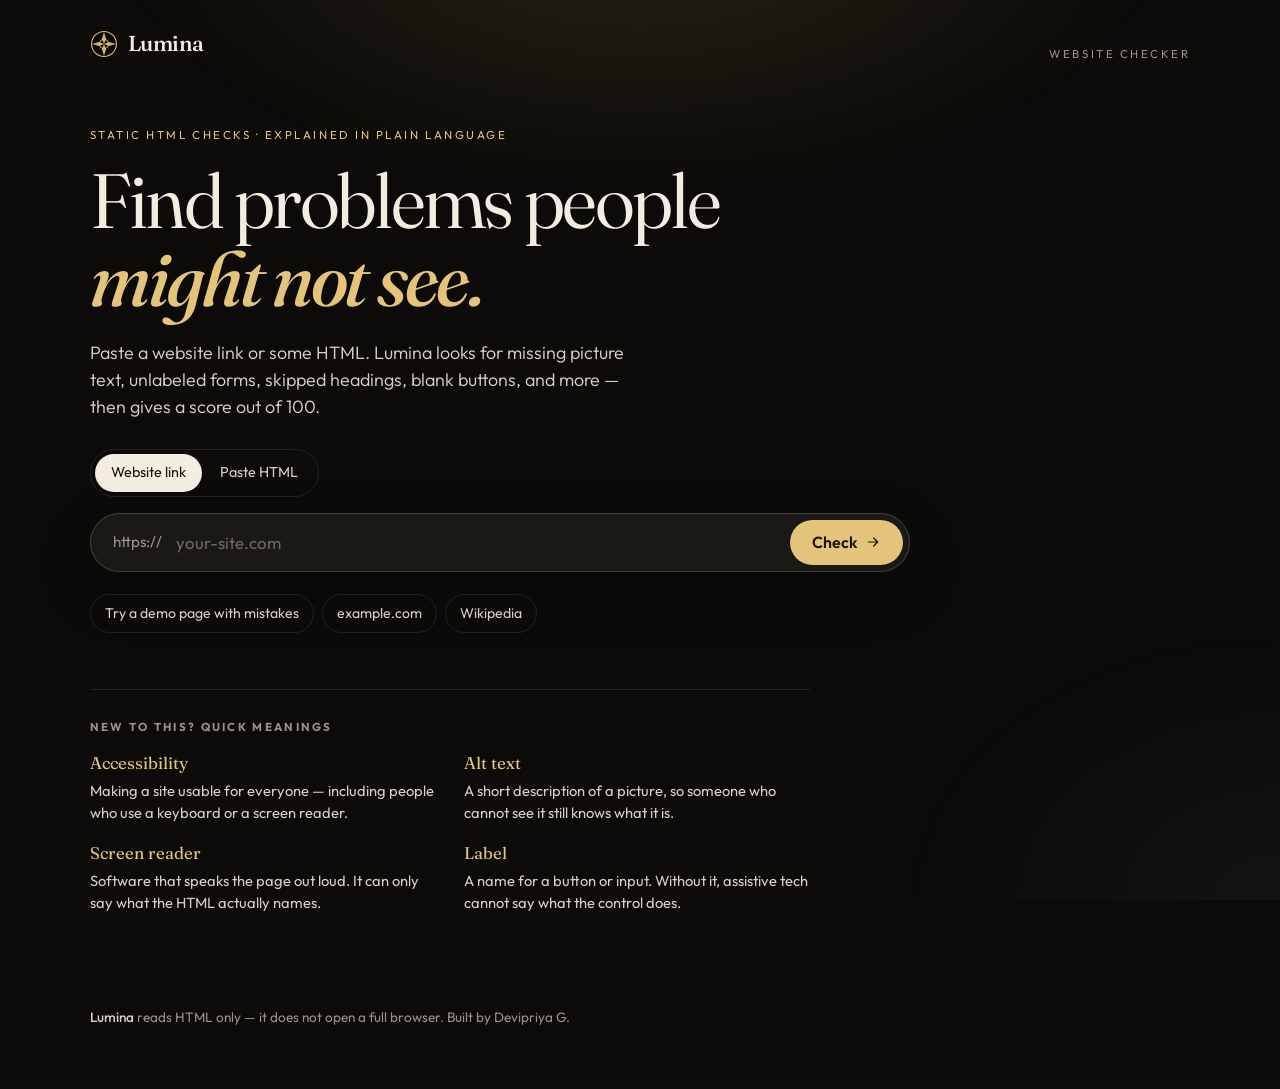
<file: docs/index.html>
<!DOCTYPE html>
<html lang="en">
  <head>
    <meta charset="utf-8" />
    <meta name="viewport" content="width=device-width, initial-scale=1" />
    <title>Lumina — find problems people might not see</title>
    <meta
      name="description"
      content="Paste a URL or HTML. Lumina checks alt text, labels, headings, language, titles, blank buttons, and duplicate IDs — then scores the page."
    />
    <link rel="icon" href="favicon.svg" type="image/svg+xml" />
    <link rel="preconnect" href="https://fonts.googleapis.com" />
    <link rel="preconnect" href="https://fonts.gstatic.com" crossorigin />
    <link
      href="https://fonts.googleapis.com/css2?family=Fraunces:ital,opsz,wght@0,9..144,360;0,9..144,520;0,9..144,600;1,9..144,360;1,9..144,500&family=Outfit:wght@330;400;500;600&display=swap"
      rel="stylesheet"
    />
    <link rel="stylesheet" href="styles.css" />
  </head>
  <body>
    <a class="skip" href="#main">Skip to content</a>

    <header class="site-header">
      <a class="brand" href="./" aria-label="Lumina home">
        <svg class="mark" viewBox="0 0 32 32" width="28" height="28" aria-hidden="true">
          <circle cx="16" cy="16" r="14.2" fill="none" stroke="currentColor" stroke-width="1.2" />
          <circle cx="16" cy="16" r="5.2" fill="none" stroke="currentColor" stroke-width="1.2" />
          <path
            d="M16 2.2 L18.4 10.2 L16 16 L13.6 10.2 Z M29.8 16 L21.8 18.4 L16 16 L21.8 13.6 Z M16 29.8 L13.6 21.8 L16 16 L18.4 21.8 Z M2.2 16 L10.2 13.6 L16 16 L10.2 18.4 Z"
            fill="currentColor"
            opacity="0.9"
          />
        </svg>
        <span class="brand-name">Lumina</span>
      </a>
      <p class="brand-aside">Website checker</p>
    </header>

    <main id="main">
      <section id="landing" class="landing" data-panel>
        <p class="eyebrow">Static HTML checks · explained in plain language</p>
        <h1>
          Find problems people<br />
          <em>might not see.</em>
        </h1>
        <p class="lede">
          Paste a website link or some HTML. Lumina looks for missing picture text, unlabeled
          forms, skipped headings, blank buttons, and more — then gives a score out of 100.
        </p>

        <div class="mode" role="tablist" aria-label="How do you want to check?">
          <button type="button" class="mode-btn" role="tab" aria-selected="true" data-mode="url" id="tab-url">
            Website link
          </button>
          <button type="button" class="mode-btn" role="tab" aria-selected="false" data-mode="html" id="tab-html">
            Paste HTML
          </button>
        </div>

        <form id="audit-form" class="audit-form" autocomplete="off">
          <div id="url-mode">
            <label class="sr-only" for="url">Website URL</label>
            <div class="url-shell">
              <span class="url-prefix" aria-hidden="true">https://</span>
              <input
                id="url"
                name="url"
                type="url"
                inputmode="url"
                spellcheck="false"
                placeholder="your-site.com"
              />
              <button type="submit" class="go" id="audit-btn">
                <span>Check</span>
                <svg viewBox="0 0 24 24" width="16" height="16" aria-hidden="true">
                  <path d="M5 12h14M13 6l6 6-6 6" fill="none" stroke="currentColor" stroke-width="1.8" stroke-linecap="round" stroke-linejoin="round"/>
                </svg>
              </button>
            </div>
          </div>

          <div id="html-mode" hidden>
            <label class="sr-only" for="html">HTML to check</label>
            <textarea id="html" name="html" rows="10" placeholder="Paste HTML here…" spellcheck="false"></textarea>
            <div class="html-actions">
              <button type="button" class="ghost" id="load-snippet">Load a tiny broken snippet</button>
              <button type="submit" class="go">
                <span>Check HTML</span>
              </button>
            </div>
          </div>

          <p id="form-error" class="form-error" role="alert" hidden></p>
        </form>

        <div class="starters">
          <button type="button" class="chip" data-sample>Try a demo page with mistakes</button>
          <button type="button" class="chip" data-url="https://example.com">example.com</button>
          <button type="button" class="chip" data-url="https://en.wikipedia.org/wiki/Web_accessibility">Wikipedia</button>
        </div>

        <aside class="glossary" aria-label="Simple meanings">
          <h2>New to this? Quick meanings</h2>
          <dl>
            <div>
              <dt>Accessibility</dt>
              <dd>Making a site usable for everyone — including people who use a keyboard or a screen reader.</dd>
            </div>
            <div>
              <dt>Alt text</dt>
              <dd>A short description of a picture, so someone who cannot see it still knows what it is.</dd>
            </div>
            <div>
              <dt>Screen reader</dt>
              <dd>Software that speaks the page out loud. It can only say what the HTML actually names.</dd>
            </div>
            <div>
              <dt>Label</dt>
              <dd>A name for a button or input. Without it, assistive tech cannot say what the control does.</dd>
            </div>
          </dl>
        </aside>
      </section>

      <section id="scanning" class="scanning" data-panel hidden>
        <div class="scan-orb" aria-hidden="true"></div>
        <h2 class="scan-title">Reading the HTML…</h2>
        <p class="scan-url" id="scan-url"></p>
        <ol class="scan-steps" id="scan-steps" aria-live="polite">
          <li data-step="0">Looking at pictures and alt text</li>
          <li data-step="1">Checking forms, buttons, and links</li>
          <li data-step="2">Walking the heading outline</li>
          <li data-step="3">Scoring and writing the report</li>
        </ol>
      </section>

      <section id="report" class="report" data-panel hidden>
        <div class="report-toolbar">
          <button type="button" class="ghost" id="new-audit">
            <svg viewBox="0 0 24 24" width="15" height="15" aria-hidden="true">
              <path d="M15 18l-6-6 6-6" fill="none" stroke="currentColor" stroke-width="1.8" stroke-linecap="round"/>
            </svg>
            New check
          </button>
          <div class="toolbar-actions">
            <button type="button" class="ghost" id="print-btn">Print</button>
            <button type="button" class="ghost" id="json-btn">Download JSON</button>
          </div>
        </div>

        <header class="scoreboard">
          <div class="score-block">
            <div class="ring-wrap">
              <svg class="ring" viewBox="0 0 120 120" aria-hidden="true">
                <circle class="ring-track" cx="60" cy="60" r="52" />
                <circle class="ring-value" cx="60" cy="60" r="52" id="ring-value" />
              </svg>
              <div class="score-num">
                <span id="score-value">0</span>
                <small>/100</small>
              </div>
            </div>
            <div class="score-copy">
              <p class="grade" id="grade-label">Needs work</p>
              <h2 id="page-title">Untitled</h2>
              <p class="page-url" id="page-url"></p>
              <p class="score-meta" id="score-meta"></p>
            </div>
          </div>

          <aside class="limits">
            <h3>What this score cannot see</h3>
            <ul>
              <li>Color contrast (needs a real browser)</li>
              <li>Keyboard tab order</li>
              <li>A live screen-reader walkthrough</li>
            </ul>
            <p>Good first pass. Not a certificate.</p>
          </aside>
        </header>

        <ul class="impact-row" id="impact-row"></ul>

        <section class="inventory" aria-label="Page inventory">
          <article>
            <h3>Document</h3>
            <dl id="doc-facts"></dl>
          </article>
          <article>
            <h3>Heading outline</h3>
            <ol class="outline" id="heading-outline"></ol>
          </article>
          <article class="span-2">
            <h3>Image inventory</h3>
            <div class="img-grid" id="img-grid"></div>
          </article>
        </section>

        <section class="issues" aria-labelledby="issues-heading">
          <div class="issues-head">
            <h3 id="issues-heading">Issues</h3>
            <div class="filters" role="tablist" aria-label="Filter issues" id="filters"></div>
          </div>
          <div id="issue-list" class="issue-list"></div>
        </section>
      </section>
    </main>

    <footer class="site-footer">
      <p>
        <strong>Lumina</strong> reads HTML only — it does not open a full browser.
        Built by Devipriya G.
      </p>
    </footer>

    <script src="engine.js"></script>
    <script src="app.js"></script>
  </body>
</html>
</file>
<file: docs/styles.css>
:root {
  --bg: #0c0b09;
  --bg-2: #141311;
  --bg-3: #1b1916;
  --line: rgba(243, 236, 224, 0.1);
  --line-strong: rgba(243, 236, 224, 0.18);
  --cream: #f3ece0;
  --cream-soft: #d8d0c3;
  --muted: #9a9286;
  --gold: #e4c37a;
  --high: #ef7a6e;
  --medium: #e9a15c;
  --low: #e0c36a;
  --pass: #8fbf9f;
  --good: #8fbf9f;
  --needs: #e0b85c;
  --poor: #ef7a6e;
  --sans: "Outfit", "Segoe UI", sans-serif;
  --serif: "Fraunces", Georgia, serif;
  --radius: 18px;
}

*, *::before, *::after { box-sizing: border-box; }
html, body { margin: 0; min-height: 100%; }

body {
  font-family: var(--sans);
  background: var(--bg);
  color: var(--cream);
  line-height: 1.5;
  min-height: 100vh;
  display: flex;
  flex-direction: column;
}

body::before {
  content: "";
  position: fixed;
  inset: 0;
  pointer-events: none;
  background:
    radial-gradient(900px 480px at 50% -10%, rgba(228, 195, 122, 0.13), transparent 60%),
    radial-gradient(700px 500px at 100% 100%, rgba(142, 184, 212, 0.05), transparent 55%);
  z-index: 0;
}

.skip {
  position: absolute;
  left: 12px;
  top: -40px;
  background: var(--gold);
  color: #1a1408;
  padding: 8px 12px;
  z-index: 20;
  font-weight: 600;
}
.skip:focus { top: 12px; }

.sr-only {
  position: absolute;
  width: 1px;
  height: 1px;
  overflow: hidden;
  clip: rect(0, 0, 0, 0);
}

a { color: var(--gold); }
a:hover { color: var(--cream); }
:focus-visible { outline: 2px solid var(--gold); outline-offset: 3px; }

.site-header, main, .site-footer { position: relative; z-index: 1; }

.site-header {
  display: flex;
  align-items: baseline;
  justify-content: space-between;
  padding: 28px 7vw 0;
  max-width: 1280px;
  margin: 0 auto;
  width: 100%;
}

.brand {
  display: flex;
  align-items: center;
  gap: 10px;
  color: var(--cream);
  text-decoration: none;
}
.mark { color: var(--gold); display: block; }
.brand-name {
  font-family: var(--serif);
  font-size: 1.35rem;
  font-weight: 520;
  letter-spacing: -0.02em;
}
.brand-aside {
  margin: 0;
  color: var(--muted);
  font-size: 0.72rem;
  letter-spacing: 0.22em;
  text-transform: uppercase;
}

main {
  max-width: 1280px;
  margin: 0 auto;
  padding: 0 7vw 80px;
  flex: 1;
  width: 100%;
}

.landing { padding-top: 64px; max-width: 820px; }

.eyebrow {
  margin: 0 0 18px;
  color: var(--gold);
  font-size: 0.72rem;
  letter-spacing: 0.22em;
  text-transform: uppercase;
}

h1 {
  font-family: var(--serif);
  font-weight: 360;
  font-size: clamp(2.5rem, 6vw, 4.8rem);
  line-height: 1.02;
  letter-spacing: -0.035em;
  margin: 0 0 22px;
}
h1 em {
  font-style: italic;
  font-weight: 500;
  color: var(--gold);
}

.lede {
  margin: 0 0 28px;
  color: var(--cream-soft);
  font-size: 1.12rem;
  max-width: 46ch;
  font-weight: 330;
}

.mode {
  display: inline-flex;
  padding: 4px;
  border: 1px solid var(--line);
  border-radius: 999px;
  margin-bottom: 16px;
  gap: 2px;
}
.mode-btn {
  border: 0;
  background: transparent;
  color: var(--cream-soft);
  font: inherit;
  font-size: 0.9rem;
  padding: 8px 16px;
  border-radius: 999px;
  cursor: pointer;
}
.mode-btn[aria-selected="true"] {
  background: var(--cream);
  color: #1a1408;
}

.url-shell {
  display: flex;
  align-items: stretch;
  background: var(--bg-3);
  border: 1px solid var(--line-strong);
  border-radius: 999px;
  overflow: hidden;
  box-shadow: 0 20px 50px rgba(0, 0, 0, 0.28);
}
.url-prefix {
  display: flex;
  align-items: center;
  padding: 0 4px 0 22px;
  color: var(--muted);
  font-size: 0.95rem;
}
#url {
  flex: 1;
  min-width: 0;
  border: 0;
  background: transparent;
  color: var(--cream);
  font: inherit;
  font-size: 1.05rem;
  padding: 16px 10px;
  outline: none;
}
#url::placeholder { color: #6f6960; }

.go {
  display: inline-flex;
  align-items: center;
  gap: 8px;
  margin: 6px;
  padding: 10px 22px;
  border: 0;
  border-radius: 999px;
  background: var(--gold);
  color: #1a1408;
  font: inherit;
  font-weight: 600;
  cursor: pointer;
}
.go:hover { background: #f0d391; }
.go:disabled { opacity: 0.6; cursor: wait; }

#html {
  width: 100%;
  border: 1px solid var(--line-strong);
  background: #100f0d;
  color: #e8d9b8;
  font-family: ui-monospace, SFMono-Regular, Menlo, Consolas, monospace;
  font-size: 0.85rem;
  line-height: 1.5;
  padding: 16px;
  border-radius: 16px;
  resize: vertical;
  min-height: 220px;
}
.html-actions {
  display: flex;
  justify-content: space-between;
  gap: 12px;
  margin-top: 12px;
  flex-wrap: wrap;
}

.form-error { margin: 12px 8px 0; color: var(--high); font-size: 0.9rem; }

.starters {
  display: flex;
  flex-wrap: wrap;
  gap: 8px;
  margin-top: 22px;
}
.chip, .ghost {
  border: 1px solid var(--line);
  background: transparent;
  color: var(--cream-soft);
  font: inherit;
  font-size: 0.88rem;
  padding: 8px 14px;
  border-radius: 999px;
  cursor: pointer;
  display: inline-flex;
  align-items: center;
  gap: 6px;
}
.chip:hover, .ghost:hover { border-color: var(--gold); color: var(--gold); }

.glossary {
  margin-top: 56px;
  max-width: 720px;
  padding-top: 28px;
  border-top: 1px solid var(--line);
}
.glossary h2 {
  margin: 0 0 16px;
  font-size: 0.72rem;
  letter-spacing: 0.2em;
  text-transform: uppercase;
  color: var(--muted);
}
.glossary dl {
  margin: 0;
  display: grid;
  grid-template-columns: 1fr 1fr;
  gap: 16px 28px;
}
.glossary dt {
  font-family: var(--serif);
  font-size: 1.05rem;
  margin-bottom: 4px;
  color: var(--gold);
}
.glossary dd { margin: 0; color: var(--cream-soft); font-size: 0.92rem; }

.scanning {
  padding: 88px 0 40px;
  text-align: center;
  min-height: 56vh;
}
.scan-orb {
  width: 72px;
  height: 72px;
  margin: 0 auto 28px;
  border-radius: 50%;
  border: 1px solid rgba(228, 195, 122, 0.35);
  box-shadow: 0 0 40px rgba(228, 195, 122, 0.18);
  background: radial-gradient(circle at 40% 35%, #f0d391, #c9a24e 55%, #6a5420);
  animation: pulse 1.8s ease-in-out infinite;
}
@keyframes pulse {
  0%, 100% { transform: scale(1); }
  50% { transform: scale(1.06); }
}
.scan-title {
  font-family: var(--serif);
  font-weight: 360;
  font-size: 2.2rem;
  margin: 0 0 8px;
}
.scan-url { color: var(--muted); margin: 0 0 36px; word-break: break-all; }
.scan-steps {
  list-style: none;
  padding: 0;
  margin: 0 auto;
  max-width: 420px;
  text-align: left;
}
.scan-steps li {
  padding: 10px 0 10px 28px;
  color: var(--muted);
  position: relative;
  border-top: 1px solid var(--line);
}
.scan-steps li::before {
  content: "";
  position: absolute;
  left: 4px;
  top: 18px;
  width: 8px;
  height: 8px;
  border-radius: 50%;
  background: #3a372f;
}
.scan-steps li.active { color: var(--cream); }
.scan-steps li.active::before { background: var(--gold); }
.scan-steps li.done { color: var(--pass); }
.scan-steps li.done::before { background: var(--pass); }

.report { padding-top: 28px; }
.report-toolbar {
  display: flex;
  justify-content: space-between;
  gap: 12px;
  margin-bottom: 28px;
}
.toolbar-actions { display: flex; gap: 8px; }

.scoreboard {
  display: grid;
  grid-template-columns: 1.2fr 0.8fr;
  gap: 20px;
  margin-bottom: 22px;
}
.score-block {
  display: flex;
  gap: 28px;
  align-items: center;
  background: linear-gradient(180deg, var(--bg-3), var(--bg-2));
  border: 1px solid var(--line);
  border-radius: var(--radius);
  padding: 28px 26px;
}
.ring-wrap { position: relative; width: 148px; height: 148px; flex-shrink: 0; }
.ring { width: 148px; height: 148px; transform: rotate(-90deg); }
.ring-track, .ring-value { fill: none; stroke-width: 6; }
.ring-track { stroke: rgba(243, 236, 224, 0.08); }
.ring-value {
  stroke: var(--gold);
  stroke-linecap: round;
  stroke-dasharray: 326.73;
  stroke-dashoffset: 326.73;
  transition: stroke-dashoffset 1.1s cubic-bezier(0.22, 1, 0.36, 1), stroke 0.4s ease;
}
.score-num {
  position: absolute;
  inset: 0;
  display: flex;
  flex-direction: column;
  align-items: center;
  justify-content: center;
}
.score-num span {
  font-family: var(--serif);
  font-size: 2.7rem;
  font-weight: 520;
  letter-spacing: -0.04em;
  line-height: 1;
}
.score-num small { color: var(--muted); font-size: 0.75rem; letter-spacing: 0.12em; }
.grade {
  margin: 0 0 6px;
  font-size: 0.72rem;
  letter-spacing: 0.2em;
  text-transform: uppercase;
  font-weight: 600;
  color: var(--gold);
}
.grade.good { color: var(--good); }
.grade.needs { color: var(--needs); }
.grade.poor { color: var(--poor); }
.score-copy h2 {
  font-family: var(--serif);
  font-weight: 500;
  font-size: 1.5rem;
  margin: 0 0 6px;
}
.page-url { margin: 0 0 12px; color: var(--muted); font-size: 0.88rem; word-break: break-all; }
.score-meta { margin: 0; color: var(--cream-soft); }

.limits {
  border: 1px dashed var(--line-strong);
  border-radius: var(--radius);
  padding: 22px 22px 18px;
  background: var(--bg-2);
}
.limits h3 {
  margin: 0 0 12px;
  font-size: 0.72rem;
  letter-spacing: 0.18em;
  text-transform: uppercase;
  color: var(--muted);
}
.limits ul { margin: 0 0 12px; padding-left: 18px; color: var(--cream-soft); }
.limits p { margin: 0; color: var(--muted); font-size: 0.88rem; }

.impact-row {
  list-style: none;
  display: grid;
  grid-template-columns: repeat(3, 1fr);
  gap: 12px;
  padding: 0;
  margin: 0 0 28px;
}
.impact-row li {
  background: var(--bg-2);
  border: 1px solid var(--line);
  border-radius: 14px;
  padding: 16px;
  border-top: 3px solid var(--tone);
}
.impact-row .k {
  display: block;
  font-size: 0.7rem;
  letter-spacing: 0.18em;
  text-transform: uppercase;
  color: var(--muted);
}
.impact-row .n {
  font-family: var(--serif);
  font-size: 1.8rem;
  color: var(--tone);
  line-height: 1.1;
}

.inventory {
  display: grid;
  grid-template-columns: 1fr 1fr;
  gap: 16px;
  margin-bottom: 28px;
}
.inventory article {
  background: var(--bg-2);
  border: 1px solid var(--line);
  border-radius: var(--radius);
  padding: 20px 22px;
}
.inventory .span-2 { grid-column: 1 / -1; }
.inventory h3, .issues-head h3 {
  margin: 0 0 14px;
  font-size: 0.72rem;
  letter-spacing: 0.2em;
  text-transform: uppercase;
  color: var(--muted);
}

#doc-facts {
  display: grid;
  grid-template-columns: 1fr 1fr;
  gap: 10px 16px;
  margin: 0;
}
#doc-facts dt {
  font-size: 0.72rem;
  color: var(--muted);
  text-transform: uppercase;
  letter-spacing: 0.08em;
}
#doc-facts dd {
  margin: 2px 0 0;
  font-family: var(--serif);
  font-size: 1.15rem;
}
.ok { color: var(--pass); }
.bad { color: var(--high); }
.warn { color: var(--medium); }

.outline { list-style: none; padding: 0; margin: 0; max-height: 260px; overflow: auto; }
.outline li {
  font-size: 0.9rem;
  padding: 5px 0;
  border-bottom: 1px solid var(--line);
  color: var(--cream-soft);
}
.outline .lvl { color: var(--gold); font-size: 0.7rem; margin-right: 8px; }
.outline .skip-flag { color: var(--medium); font-size: 0.72rem; margin-left: 8px; }
.muted-empty { color: var(--muted); }

.img-grid {
  display: grid;
  grid-template-columns: repeat(auto-fill, minmax(140px, 1fr));
  gap: 10px;
}
.img-card {
  border: 1px solid var(--line);
  border-radius: 12px;
  overflow: hidden;
  background: #100f0d;
}
.img-card .thumb {
  height: 84px;
  width: 100%;
  object-fit: cover;
  display: block;
  background: #1c1a17;
}
.img-card .meta { padding: 8px 10px 10px; font-size: 0.75rem; }
.img-card .alt {
  display: block;
  color: var(--muted);
  white-space: nowrap;
  overflow: hidden;
  text-overflow: ellipsis;
  margin-top: 2px;
}
.pill {
  display: inline-block;
  font-size: 0.65rem;
  letter-spacing: 0.08em;
  text-transform: uppercase;
  padding: 2px 7px;
  border-radius: 999px;
  font-weight: 600;
}
.pill.ok { background: rgba(143, 191, 159, 0.15); color: var(--pass); }
.pill.bad { background: rgba(239, 122, 110, 0.15); color: var(--high); }
.pill.warn { background: rgba(233, 161, 92, 0.15); color: var(--medium); }

.issues-head {
  display: flex;
  justify-content: space-between;
  gap: 16px;
  flex-wrap: wrap;
  margin-bottom: 12px;
}
.filters { display: flex; flex-wrap: wrap; gap: 6px; }
.filter {
  border: 1px solid var(--line);
  background: transparent;
  color: var(--cream-soft);
  font: inherit;
  font-size: 0.8rem;
  padding: 6px 11px;
  border-radius: 999px;
  cursor: pointer;
}
.filter[aria-selected="true"] {
  background: var(--cream);
  color: #1a1408;
  border-color: var(--cream);
}

.issue-list { display: flex; flex-direction: column; gap: 8px; }
.issue {
  background: var(--bg-2);
  border: 1px solid var(--line);
  border-radius: 14px;
  overflow: hidden;
  border-left: 3px solid var(--tone, var(--muted));
}
.issue-btn {
  width: 100%;
  text-align: left;
  background: transparent;
  border: 0;
  color: inherit;
  font: inherit;
  padding: 16px 18px;
  cursor: pointer;
  display: grid;
  grid-template-columns: auto 1fr auto;
  gap: 12px 16px;
}
.sev {
  font-size: 0.65rem;
  letter-spacing: 0.14em;
  text-transform: uppercase;
  font-weight: 700;
  color: var(--tone);
  padding-top: 5px;
  min-width: 70px;
}
.issue-btn h4 { margin: 0 0 4px; font-size: 1.02rem; font-weight: 500; }
.issue-btn p { margin: 0; color: var(--muted); font-size: 0.88rem; }
.issue-btn .count { font-size: 0.78rem; color: var(--cream-soft); padding-top: 4px; }

.issue-body {
  padding: 0 18px 16px 104px;
  border-top: 1px solid var(--line);
}
.issue-body[hidden] { display: none; }

.hear {
  margin-top: 14px;
  padding: 14px 16px;
  background: #100f0d;
  border-radius: 12px;
  border: 1px solid var(--line);
}
.hear .k {
  font-size: 0.68rem;
  letter-spacing: 0.16em;
  text-transform: uppercase;
  color: var(--gold);
  margin: 0 0 6px;
}
.hear blockquote {
  margin: 0 0 10px;
  font-family: var(--serif);
  font-style: italic;
  font-size: 1.15rem;
  color: var(--cream);
}
.hear-row { display: flex; gap: 8px; flex-wrap: wrap; }
.speak {
  border: 1px solid var(--gold);
  background: transparent;
  color: var(--gold);
  font: inherit;
  font-size: 0.82rem;
  padding: 6px 12px;
  border-radius: 999px;
  cursor: pointer;
}
.speak:hover { background: var(--gold); color: #1a1408; }
.fix, .html-snip {
  margin: 10px 0 0;
  font-size: 0.88rem;
  color: var(--cream-soft);
}
.html-snip {
  display: block;
  font-family: ui-monospace, Menlo, Consolas, monospace;
  font-size: 0.75rem;
  color: #d8c9a6;
  background: #100f0d;
  padding: 10px 12px;
  border-radius: 10px;
  white-space: pre-wrap;
  word-break: break-word;
}

.site-footer {
  max-width: 1280px;
  margin: 0 auto;
  padding: 0 7vw 48px;
  color: var(--muted);
  font-size: 0.85rem;
  width: 100%;
}
.site-footer strong { color: var(--cream-soft); font-weight: 500; }

@media (max-width: 900px) {
  .scoreboard, .inventory, .impact-row, .glossary dl { grid-template-columns: 1fr; }
  .score-block { flex-direction: column; align-items: flex-start; }
  .issue-body { padding-left: 18px; }
  .url-prefix { display: none; }
  #url { padding-left: 18px; }
}

@media (prefers-reduced-motion: reduce) {
  *, *::before, *::after { animation: none !important; transition: none !important; }
}

@media print {
  body { background: white; color: #111; }
  body::before, .site-header, .site-footer, .report-toolbar, .skip { display: none !important; }
  .issue-body[hidden] { display: block !important; }
}
</file>
